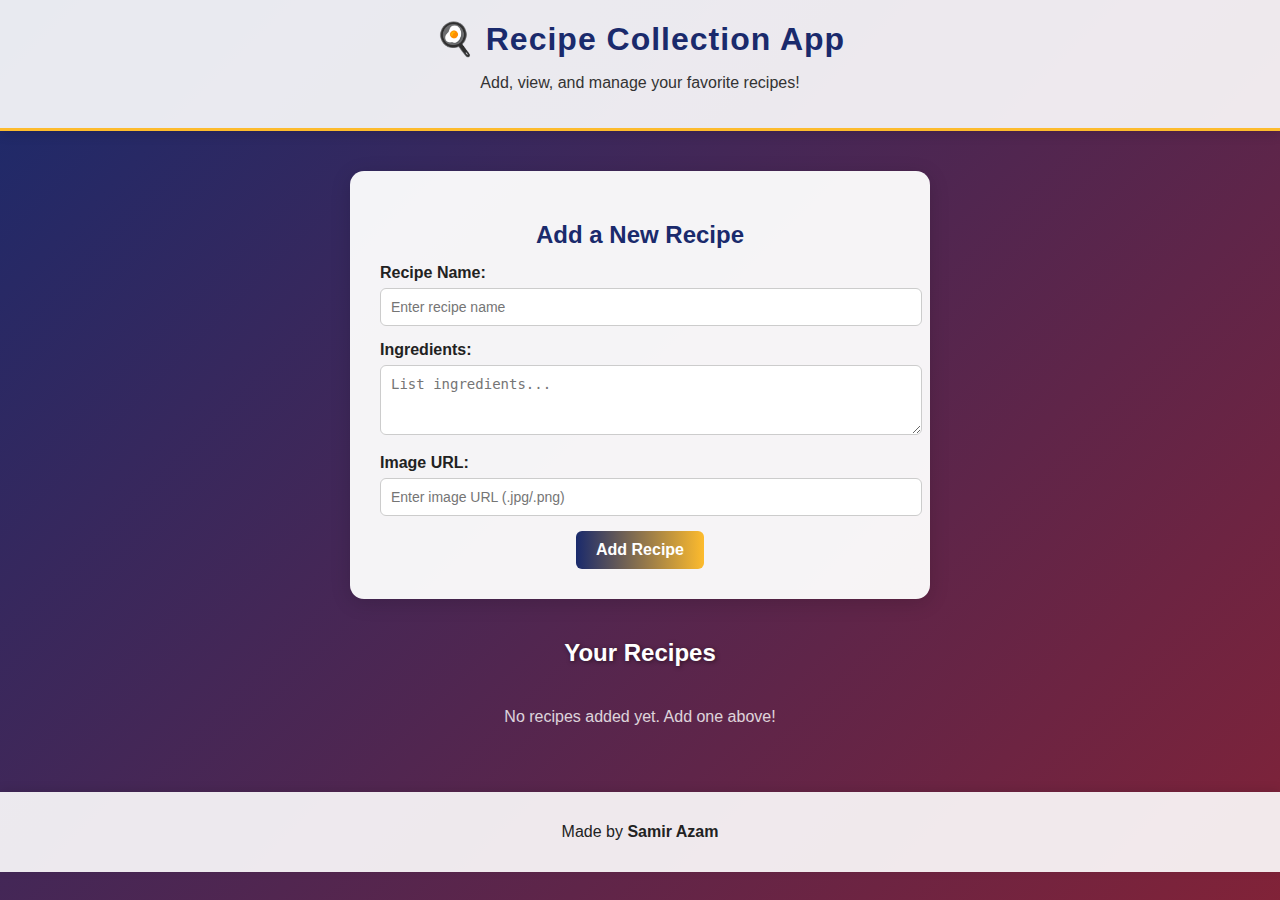
<file: Task2/index.html>
<!DOCTYPE html>
<html lang="en">
<head>
  <meta charset="UTF-8" />
  <meta name="viewport" content="width=device-width, initial-scale=1.0" />
  <title>Recipe Collection App</title>
  <link rel="stylesheet" href="style.css" />
</head>
<body>
  <header class="fade-in">
    <h1>🍳 Recipe Collection App</h1>
    <p>Add, view, and manage your favorite recipes!</p>
  </header>

  <main>
    <section class="form-section slide-up">
      <h2>Add a New Recipe</h2>
      <form id="recipeForm">
        <div class="form-group">
          <label for="recipeName">Recipe Name:</label>
          <input type="text" id="recipeName" placeholder="Enter recipe name" />
        </div>

        <div class="form-group">
          <label for="ingredients">Ingredients:</label>
          <textarea id="ingredients" rows="3" placeholder="List ingredients..."></textarea>
        </div>

        <div class="form-group">
          <label for="imageURL">Image URL:</label>
          <input type="text" id="imageURL" placeholder="Enter image URL (.jpg/.png)" />
        </div>

        <button type="submit" class="btn">Add Recipe</button>
      </form>
    </section>

    <section class="gallery-section fade-in">
      <h2>Your Recipes</h2>
      <div id="recipeGallery" class="recipe-gallery">
        <p class="placeholder">No recipes added yet. Add one above!</p>
      </div>
    </section>
  </main>

  <footer class="fade-in">
    <p>Made by <strong>Samir Azam</strong></p>
  </footer>

  <script src="script.js"></script>
</body>
</html>
</file>
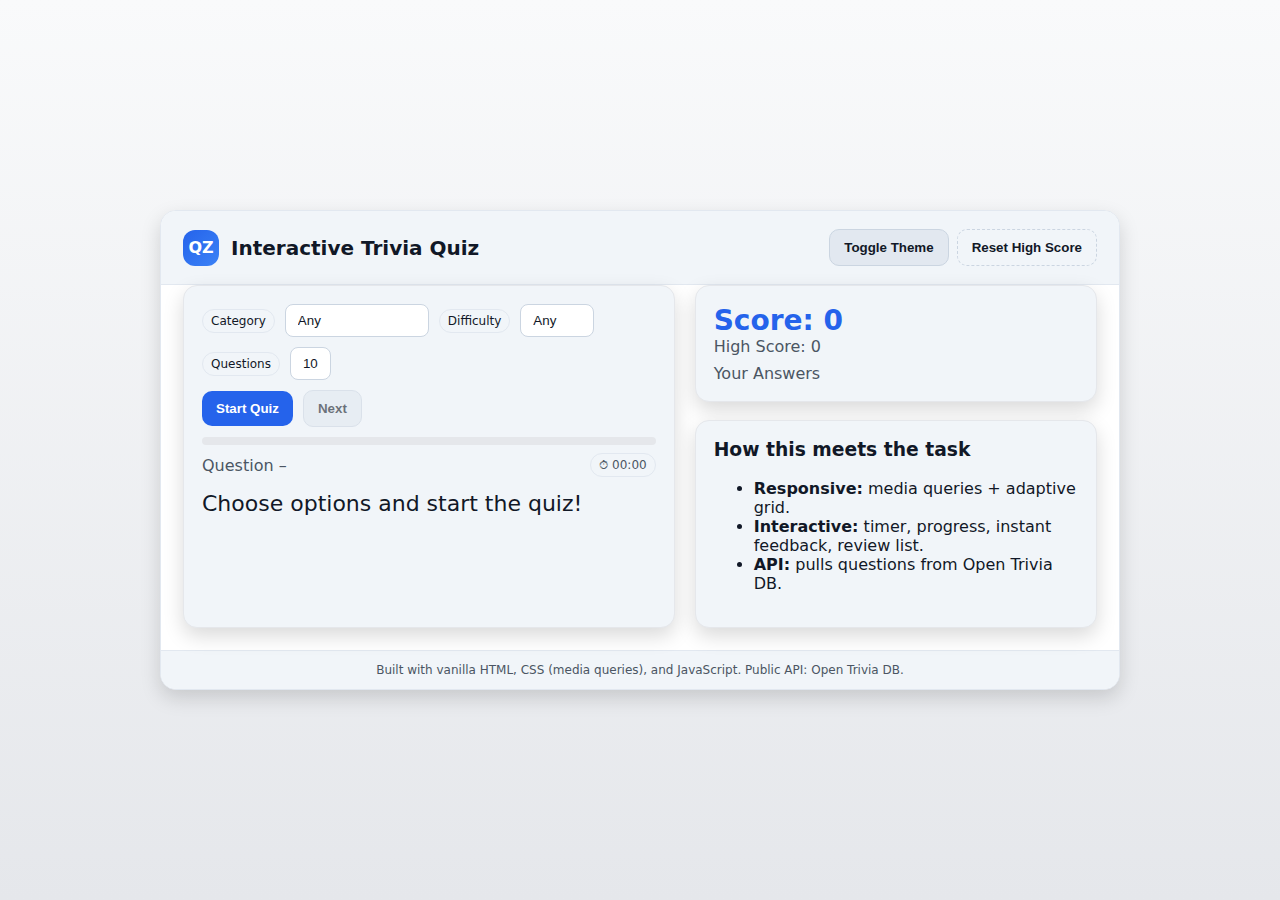
<file: Task3/index.html>
<!doctype html>
<html lang="en" data-theme="light">
<head>
  <meta charset="utf-8" />
  <meta name="viewport" content="width=device-width, initial-scale=1" />
  <title>Interactive Quiz App</title>
  <style>
    
    :root{
      
      --shadow:0 8px 20px rgba(0,0,0,.15);
    }
    
    [data-theme="light"]{
      --bg:#f9fafb; --surface:#ffffff; --card:#f1f5f9; --text:#111827; --muted:#4b5563;
      --accent:#2563eb; --accent-2:#3b82f6; --good:#16a34a; --bad:#dc2626;
      --border:#e2e8f0; --border-soft:#e5e7eb; --chip:#f1f5f9; --chip-border:#e2e8f0;
      --control:#ffffff; --control-border:#cbd5e1; --control-hover:#eff6ff;
    }
    
    [data-theme="dark"]{
      --bg:#0b1020; --surface:#0f172a; --card:#111827; --text:#e5e7eb; --muted:#94a3b8;
      --accent:#38bdf8; --accent-2:#22d3ee; --good:#22c55e; --bad:#ef4444;
      --border:#1f2937; --border-soft:rgba(255,255,255,.06); --chip:#0b1220; --chip-border:rgba(255,255,255,.1);
      --control:#0b1220; --control-border:rgba(255,255,255,.1); --control-hover:#0f172a;
      --shadow:0 10px 25px rgba(0,0,0,.35);
      color: #e5e7eb !important;
    }

    
    *{box-sizing:border-box}
    html,body{height:100%}
    body{
      margin:0; font-family:Inter, system-ui, -apple-system, Segoe UI, Roboto, Arial;
      background:linear-gradient(180deg,var(--bg),#e5e7eb); color:var(--text);
      display:flex; align-items:center; justify-content:center; padding:24px
    }
    .app{width:100%; max-width:960px; background:var(--surface); border-radius:16px; box-shadow:var(--shadow); overflow:hidden; border:1px solid var(--border)}
    header{padding:18px 22px; display:flex; align-items:center; justify-content:space-between; gap:12px; flex-wrap:wrap; background:var(--chip); border-bottom:1px solid var(--border)}
    .brand{display:flex; gap:12px; align-items:center}
    .logo{height:36px; width:36px; display:grid; place-items:center; border-radius:12px; font-weight:800; color:#fff; background:linear-gradient(135deg,var(--accent),var(--accent-2))}
    h1{font-size:20px; margin:0}
    .actions{display:flex; gap:8px; flex-wrap:wrap}

    
    .btn{cursor:pointer; border:none; padding:10px 14px; border-radius:10px; font-weight:600; background:var(--accent); color:#fff; transition:background .2s, transform .1s}
    .btn:hover{background:var(--accent-2); transform:translateY(-1px)}
    .btn.secondary{background:var(--border); color:var(--text); border:1px solid var(--control-border)}
    .btn.ghost{background:transparent; color:var(--text); border:1px dashed var(--control-border)}
    .btn:disabled{opacity:.6; cursor:not-allowed}

    .grid{display:grid; grid-template-columns: 1.1fr .9fr; gap:20px; padding:0 22px 22px}
    .card{background:var(--card); border-radius:14px; padding:18px; border:1px solid var(--border-soft); box-shadow:var(--shadow)}
    .row{display:flex; gap:10px; align-items:center; flex-wrap:wrap}
    .muted{color:var(--muted)}
    .select, select{appearance:none; background:var(--control); color:var(--text); padding:8px 12px; border-radius:8px; border:1px solid var(--control-border); font-weight:500}

    .q-meta{display:flex; align-items:center; justify-content:space-between; gap:12px; margin-bottom:10px}
    .progress{height:8px; background:var(--border-soft); border-radius:999px; overflow:hidden}
    .bar{height:100%; width:0; background:linear-gradient(90deg,var(--accent),var(--accent-2)); transition:width .3s}
    .question{font-size:22px; line-height:1.5; margin-top:10px}
    .choices{display:grid; gap:10px; margin-top:14px}

    .choice{padding:12px 14px; border-radius:10px; background:var(--control); border:1px solid var(--control-border); cursor:pointer; transition:all .2s; font-weight:500;}
    .choice:hover{background:var(--control-hover)}
    .choice[data-state="correct"]{background:color-mix(in oklab, var(--good) 25%, white); border-color:color-mix(in oklab, var(--good) 55%, rgb(255, 255, 255))}
    .choice[data-state="wrong"]{background:color-mix(in oklab, var(--bad) 20%, white); border-color:color-mix(in oklab, var(--bad) 50%, white)}
    
    .pill{font-size:12px; padding:4px 8px; border-radius:999px; background:var(--chip); border:1px solid var(--chip-border)}

    .side{display:flex; flex-direction:column; gap:18px}
    .score{font-size:28px; font-weight:700; color:var(--accent)}
    .list{display:grid; gap:8px; max-height:300px; overflow:auto}
    .li{font-size:14px; padding:8px 10px; border-radius:8px; background:var(--chip); border:1px solid var(--border-soft)}

    footer{padding:12px 22px; color:var(--muted); font-size:12px; text-align:center; background:var(--chip); border-top:1px solid var(--border)}

    @media (max-width: 900px){ .grid{grid-template-columns:1fr} }
    @media (max-width: 520px){ header{padding:14px} .grid{padding:0 14px 14px} .btn{width:100%} }
  </style>
</head>
<body>
  <main class="app" role="application">
    <header>
      <div class="brand">
        <div class="logo">QZ</div>
        <h1>Interactive Trivia Quiz</h1>
      </div>
      <div class="actions">
        <button id="toggleTheme" class="btn secondary" aria-pressed="false" aria-label="Toggle theme">Toggle Theme</button>
        <button id="resetHigh" class="btn ghost">Reset High Score</button>
      </div>
    </header>

    <section class="grid">
      <section class="card" aria-live="polite">
        <div class="row" style="justify-content:space-between; margin-bottom:10px">
          <div class="row">
            <label class="pill">Category</label>
            <select id="category" class="select">
              <option value="">Any</option>
              <option value="9">General Knowledge</option>
              <option value="18">Computers</option>
              <option value="21">Sports</option>
              <option value="23">History</option>
              <option value="17">Science & Nature</option>
            </select>
            <label class="pill">Difficulty</label>
            <select id="difficulty" class="select">
              <option value="">Any</option>
              <option>easy</option>
              <option>medium</option>
              <option>hard</option>
            </select>
            <label class="pill">Questions</label>
            <select id="amount" class="select">
              <option>5</option>
              <option selected>10</option>
              <option>15</option>
            </select>
          </div>
          <div class="row">
            <button id="start" class="btn">Start Quiz</button>
            <button id="next" class="btn secondary" disabled>Next</button>
          </div>
        </div>

        <div class="progress" aria-hidden="true"><div id="bar" class="bar"></div></div>
        <div class="q-meta muted" style="margin-top:8px">
          <span id="qIndex">Question –</span>
          <span id="timer" class="pill">⏱ 00:00</span>
        </div>
        <div id="question" class="question">Choose options and start the quiz!</div>
        <div id="choices" class="choices"></div>
        <div id="explain" class="muted" style="margin-top:10px"></div>
      </section>

      <aside class="side">
        <section class="card">
          <div class="score">Score: <span id="score">0</span></div>
          <div class="muted">High Score: <span id="high">0</span></div>
          <div class="muted" style="margin-top:8px">Your Answers</div>
          <div id="review" class="list" aria-live="polite"></div>
        </section>
        <section class="card">
          <h3 style="margin-top:0">How this meets the task</h3>
          <ul>
            <li><strong>Responsive:</strong> media queries + adaptive grid.</li>
            <li><strong>Interactive:</strong> timer, progress, instant feedback, review list.</li>
            <li><strong>API:</strong> pulls questions from Open Trivia DB.</li>
          </ul>
        </section>
      </aside>
    </section>

    <footer>Built with vanilla HTML, CSS (media queries), and JavaScript. Public API: Open Trivia DB.</footer>
  </main>

  <script>
    // -------- helpers --------
    const $ = (s) => document.querySelector(s);
    const decodeHTML = (str) => new DOMParser().parseFromString(str, 'text/html').documentElement.textContent;

    // THEME TOGGLER with persistence
    const THEME_KEY = 'quiz-theme-v1';
    function applyTheme(t){ document.documentElement.setAttribute('data-theme', t); $('#toggleTheme').setAttribute('aria-pressed', String(t==='dark')); }
    function toggleTheme(){ const cur = document.documentElement.getAttribute('data-theme') || 'light'; const next = cur==='light' ? 'dark' : 'light'; applyTheme(next); localStorage.setItem(THEME_KEY,next); }
    $('#toggleTheme').addEventListener('click', toggleTheme);
    // on load
    const savedTheme = localStorage.getItem(THEME_KEY);
    if(savedTheme){ applyTheme(savedTheme); }

    // State
    let questions = []; // array of {q, choices[], answer}
    let idx = 0; let score = 0; let timeLeft = 0; let timerId = null; let selected = null;

    const bar = $('#bar');
    const qIndex = $('#qIndex');
    const timer = $('#timer');
    const qEl = $('#question');
    const choicesEl = $('#choices');
    const scoreEl = $('#score');
    const review = $('#review');
    const explain = $('#explain');

    // High score
    const HIGH_KEY = 'quiz-high-score-v1';
    const setHigh = (v) => localStorage.setItem(HIGH_KEY, String(v));
    const getHigh = () => Number(localStorage.getItem(HIGH_KEY) || 0);
    $('#high').textContent = getHigh();
    $('#resetHigh').addEventListener('click', ()=>{ setHigh(0); $('#high').textContent = 0; });

    // Build API url
    function apiUrl(){
      const amount = $('#amount').value;
      const diff = $('#difficulty').value;
      const cat = $('#category').value;
      const params = new URLSearchParams({ amount, type:'multiple' });
      if(diff) params.append('difficulty', diff);
      if(cat) params.append('category', cat);
      return 'https://opentdb.com/api.php?' + params.toString();
    }

    async function startQuiz(){
      $('#start').disabled = true; $('#next').disabled = true; explain.textContent = '';
      qEl.textContent = 'Loading questions…'; choicesEl.innerHTML = '';
      review.innerHTML = ''; score = 0; idx = 0; scoreEl.textContent = 0; selected = null; updateProgress();
      try{
        const res = await fetch(apiUrl());
        const data = await res.json();
        questions = (data.results || []).map(mapQuestion);
        if(!questions.length) throw new Error('No questions received');
        renderQuestion();
      }catch(err){
        qEl.textContent = 'Failed to load questions. Please try again.';
        console.error(err);
      }finally{ $('#start').disabled = false; }
    }

    function mapQuestion(item){
      const q = decodeHTML(item.question);
      const correct = decodeHTML(item.correct_answer);
      const choices = [correct, ...item.incorrect_answers.map(decodeHTML)].sort(()=>Math.random()-0.5);
      return { q, choices, answer: correct, category: item.category, difficulty: item.difficulty };
    }

    function renderQuestion(){
      const total = questions.length; const cur = questions[idx];
      qIndex.textContent = `Question ${idx+1} / ${total}`;
      qEl.textContent = cur.q;
      explain.textContent = '';
      choicesEl.innerHTML = '';
      cur.choices.forEach(c => {
        const btn = document.createElement('button');
        btn.className = 'choice'; btn.type='button'; btn.textContent = c; btn.setAttribute('aria-pressed','false');
        btn.addEventListener('click', ()=>selectChoice(btn, c));
        choicesEl.appendChild(btn);
      });
      // 15s timer per question
      startTimer(15);
      $('#next').disabled = true;
      updateProgress();
    }

    function startTimer(seconds){
      clearInterval(timerId); timeLeft = seconds; updateTimer();
      timerId = setInterval(()=>{ timeLeft--; updateTimer(); if(timeLeft<=0){ clearInterval(timerId); lockChoices(); showAnswer(); } },1000);
    }

    function updateTimer(){ timer.textContent = `⏱ ${String(Math.max(timeLeft,0)).padStart(2,'0')}`; }

    function selectChoice(el, value){
      if(selected) return; // prevent re-select
      selected = value; lockChoices(); showAnswer();
    }

    function lockChoices(){
      [...document.querySelectorAll('.choice')].forEach(b=> b.disabled = true);
    }

    function showAnswer(){
      const cur = questions[idx];
      [...document.querySelectorAll('.choice')].forEach(b=>{
        const val = b.textContent;
        if(val === cur.answer){ b.dataset.state = 'correct'; }
        if(selected && val === selected && selected !== cur.answer){ b.dataset.state = 'wrong'; }
      });
      const correct = selected === cur.answer;
      if(correct) score += 10; scoreEl.textContent = score;
      explain.innerHTML = correct ? `✅ Correct! <span class="muted">(${cur.category} • ${cur.difficulty})</span>` : `❌ Correct Answer: <strong>${cur.answer}</strong>`;
      addReview(cur, correct);
      $('#next').disabled = false; clearInterval(timerId);
    }

    function addReview(q, correct){
      const el = document.createElement('div');
      el.className = 'li';
      el.innerHTML = `${correct ? '✅' : '❌'} ${q.q}`;
      review.prepend(el);
    }

    function nextQuestion(){
      selected = null; idx++;
      if(idx >= questions.length) return finish();
      renderQuestion();
    }

    function updateProgress(){
      const pct = questions.length ? (idx/questions.length)*100 : 0;
      bar.style.width = pct + '%';
    }

    function finish(){
      qEl.innerHTML = `Quiz complete! 🎉<br/>Final Score: <strong>${score}</strong>`;
      choicesEl.innerHTML = '';
      $('#next').disabled = true; explain.textContent = '';
      bar.style.width = '100%'; qIndex.textContent = 'Complete'; timer.textContent = '⏱ --';
      const high = getHigh(); if(score > high){ setHigh(score); $('#high').textContent = score; }
    }

    $('#start').addEventListener('click', startQuiz);
    $('#next').addEventListener('click', nextQuestion);
  </script>
</body>
</html>
</file>
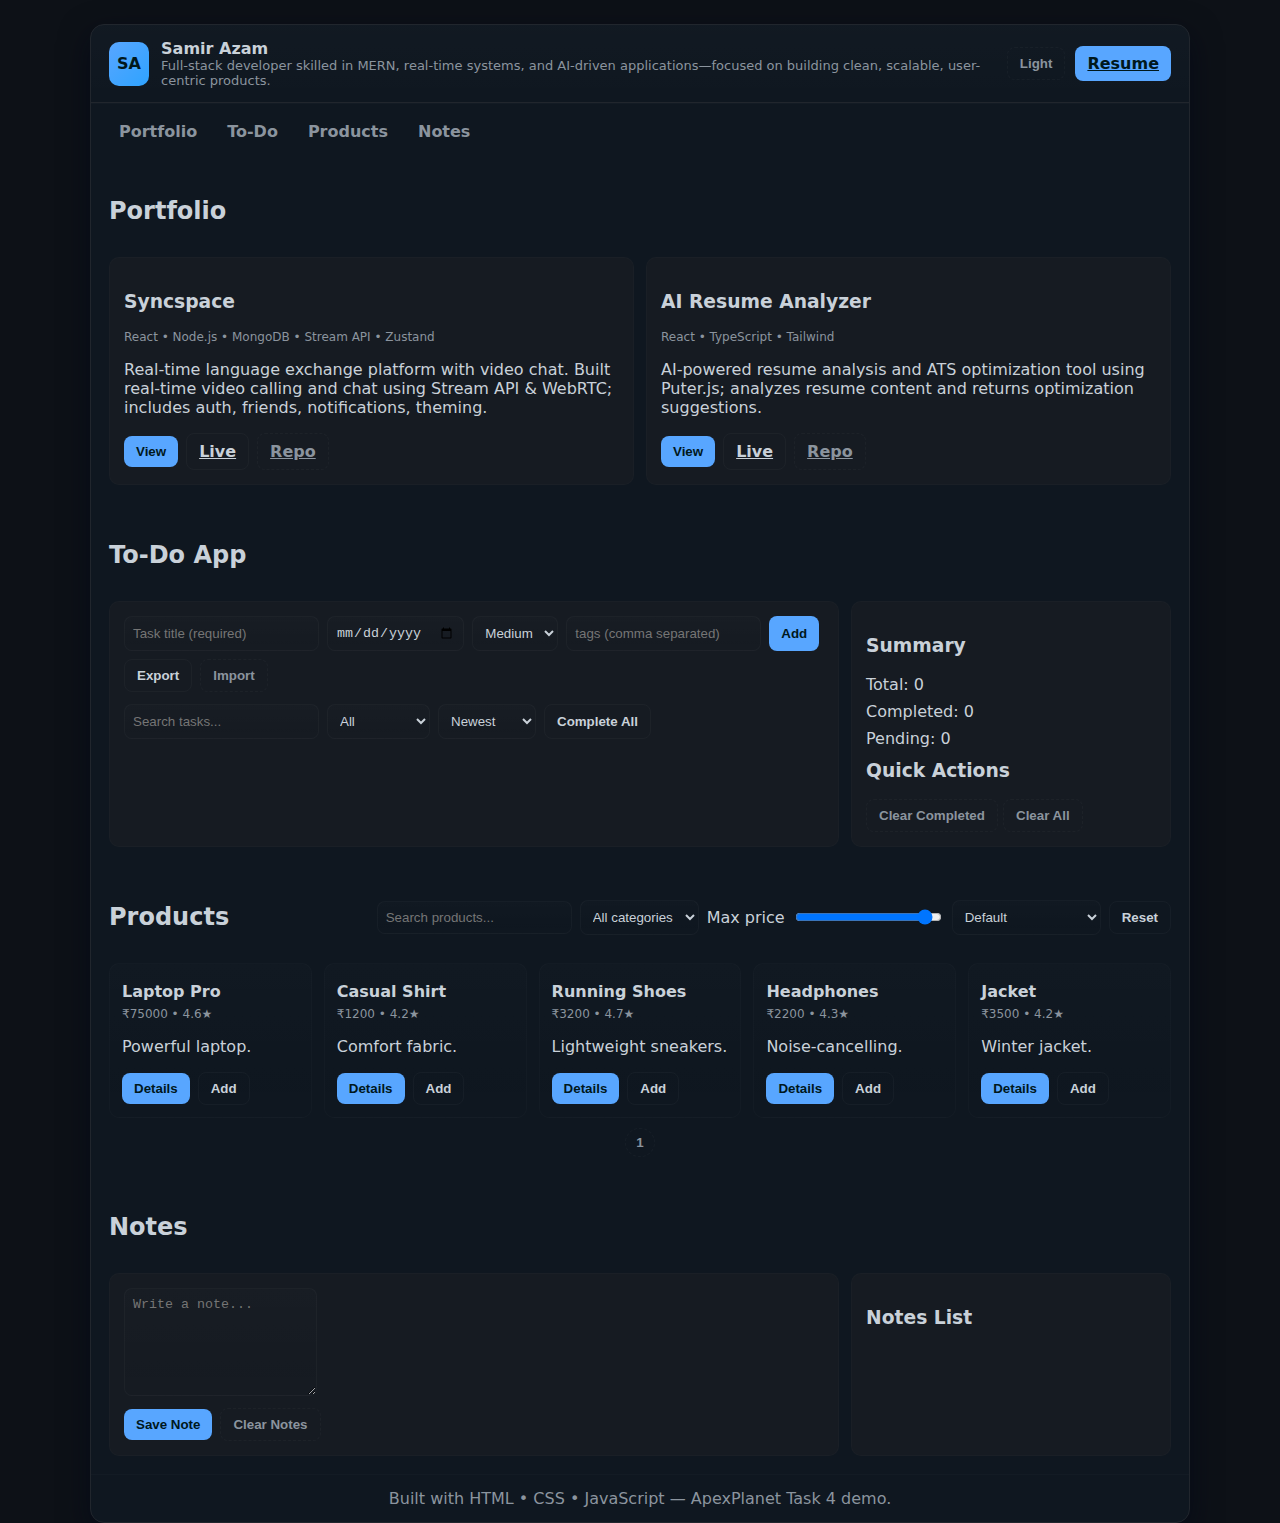
<file: Task4/index.html>
<!doctype html>
<html lang="en" data-theme="dark">
<head>
  <meta charset="utf-8" />
  <meta name="viewport" content="width=device-width, initial-scale=1" />
  <title>Samir Azam — Advanced App (Task 4)</title>
  <link rel="stylesheet" href="styles.css">
</head>
<body>
  <main id="app">
    <header class="topbar">
      <div class="brand">
        <div class="logo">SA</div>
        <div>
          <div class="title">Samir Azam</div>
          <div class="subtitle" id="ownerBio">Full-stack developer skilled in MERN, real-time systems, and AI-driven applications—focused on building clean, scalable, user-centric products.</div>
        </div>
      </div>

      <div class="controls">
        <button id="themeToggle" class="btn ghost" aria-pressed="true" title="Toggle theme">Light</button>
        <a id="resumeLink" class="btn" href="Samir_Azam_SDE_Intern.pdf" target="_blank" rel="noopener">Resume</a>
      </div>
    </header>

    <nav class="nav">
      <a href="#portfolio">Portfolio</a>
      <a href="#todo">To-Do</a>
      <a href="#products">Products</a>
      <a href="#notes">Notes</a>
    </nav>

    <!-- PORTFOLIO -->
    <section id="portfolio" class="section container">
      <div class="section-head">
        <h2>Portfolio</h2>
      </div>

      <div id="portfolioGrid" class="grid"></div>
    </section>

    <!-- TODO -->
    <section id="todo" class="section container">
      <div class="section-head"><h2>To-Do App</h2></div>

      <div class="panel two-col">
        <div class="card">
          <form id="taskForm" class="form-inline" onsubmit="return false;">
            <input id="taskText" placeholder="Task title (required)" required>
            <input id="taskDue" type="date">
            <select id="taskPriority" title="priority">
              <option value="medium">Medium</option>
              <option value="low">Low</option>
              <option value="high">High</option>
            </select>
            <input id="taskTags" placeholder="tags (comma separated)">
            <button id="addTaskBtn" class="btn">Add</button>
            <button id="exportTasks" class="btn secondary" type="button">Export</button>
            <input id="importTasksFile" type="file" accept="application/json" style="display:none">
            <button id="importTasks" class="btn ghost" type="button">Import</button>
          </form>

          <div class="filters-row">
            <input id="taskSearch" placeholder="Search tasks..." />
            <select id="taskFilter">
              <option value="all">All</option>
              <option value="pending">Pending</option>
              <option value="completed">Completed</option>
              <option value="overdue">Overdue</option>
            </select>
            <select id="taskSort">
              <option value="created_desc">Newest</option>
              <option value="due_asc">Due Soon</option>
              <option value="priority_desc">Priority</option>
            </select>
            <button id="bulkComplete" class="btn secondary">Complete All</button>
          </div>

          <ul id="taskList" class="list" aria-live="polite"></ul>
        </div>

        <aside class="card">
          <h3>Summary</h3>
          <div id="todoSummary" class="summary"></div>
          <h3 style="margin-top:12px">Quick Actions</h3>
          <div class="action-list">
            <button id="clearCompleted" class="btn ghost">Clear Completed</button>
            <button id="clearAll" class="btn ghost">Clear All</button>
          </div>
        </aside>
      </div>
    </section>

    <!-- PRODUCTS -->
    <section id="products" class="section container">
      <div class="section-head">
        <h2>Products</h2>
        <div class="controls-inline">
          <input id="productSearch" placeholder="Search products...">
          <select id="categoryFilter"><option value="all">All categories</option></select>
          <label class="muted">Max price</label>
          <input type="range" id="priceRange" min="0" max="10000" step="50">
          <select id="productSort">
            <option value="default">Default</option>
            <option value="price_asc">Price: Low → High</option>
            <option value="price_desc">Price: High → Low</option>
            <option value="rating_desc">Top Rated</option>
          </select>
          <button id="resetFilters" class="btn secondary">Reset</button>
        </div>
      </div>

      <div class="panel">
        <div id="productGrid" class="product-grid"></div>
      </div>

      <div id="productPager" class="pager"></div>
    </section>

    <!-- NOTES -->
    <section id="notes" class="section container">
      <div class="section-head"><h2>Notes</h2></div>
      <div class="panel two-col">
        <div class="card">
          <textarea id="noteText" rows="6" placeholder="Write a note..."></textarea>
          <div class="row" style="margin-top:8px">
            <button id="saveNote" class="btn">Save Note</button>
            <button id="clearNotes" class="btn ghost">Clear Notes</button>
          </div>
        </div>
        <aside class="card">
          <h3>Notes List</h3>
          <div id="notesList" class="list"></div>
        </aside>
      </div>
    </section>

    <footer class="footer">
      Built with HTML • CSS • JavaScript — ApexPlanet Task 4 demo.
    </footer>
  </main>

  <!-- MODAL -->
  <div id="modal" class="modal" aria-hidden="true">
    <div class="modal-dialog" role="dialog" aria-modal="true">
      <button id="modalClose" class="modal-close" aria-label="Close">✕</button>
      <div id="modalContent"></div>
    </div>
  </div>

  <script src="script.js" defer></script>
</body>
</html>
</file>
<file: Task2/style.css>
/* General Styles */
body {
  font-family: "Poppins", sans-serif;
  margin: 0;
  padding: 0;
  background: linear-gradient(135deg, #1a2a6c, #b21f1f, #fdbb2d);
  background-size: 300% 300%;
  animation: gradientMove 12s ease infinite;
  color: #222;
  overflow-x: hidden;
}

/* Background animation */
@keyframes gradientMove {
  0% { background-position: 0% 50%; }
  50% { background-position: 100% 50%; }
  100% { background-position: 0% 50%; }
}

/* Header */
header {
  text-align: center;
  background: rgba(255, 255, 255, 0.9);
  padding: 20px 0;
  box-shadow: 0 2px 12px rgba(0, 0, 0, 0.15);
  border-bottom: 3px solid #fdbb2d;
}

header h1 {
  margin: 0;
  color: #1a2a6c;
  letter-spacing: 1px;
}

header p {
  color: #333;
  font-weight: 500;
}

/* Form Section */
.form-section {
  background: rgba(255, 255, 255, 0.95);
  max-width: 520px;
  margin: 40px auto;
  padding: 30px;
  border-radius: 14px;
  box-shadow: 0 4px 20px rgba(0, 0, 0, 0.15);
  transition: transform 0.3s ease;
}

.form-section:hover {
  transform: translateY(-3px);
}

.form-section h2 {
  text-align: center;
  color: #1a2a6c;
  margin-bottom: 15px;
}

.form-group {
  margin-bottom: 15px;
}

label {
  display: block;
  margin-bottom: 6px;
  font-weight: 600;
}

input,
textarea {
  width: 100%;
  padding: 10px;
  border-radius: 6px;
  border: 1px solid #ccc;
  outline: none;
  font-size: 14px;
  transition: box-shadow 0.3s ease, border-color 0.3s ease;
}

input:focus,
textarea:focus {
  border-color: #1a2a6c;
  box-shadow: 0 0 8px rgba(26, 42, 108, 0.3);
}

.btn {
  background: linear-gradient(to right, #1a2a6c, #fdbb2d);
  color: white;
  border: none;
  padding: 10px 20px;
  border-radius: 6px;
  font-size: 16px;
  cursor: pointer;
  display: block;
  margin: 0 auto;
  font-weight: 600;
  transition: transform 0.3s ease, box-shadow 0.3s ease;
}

.btn:hover {
  transform: scale(1.05);
  box-shadow: 0 4px 12px rgba(0, 0, 0, 0.3);
}

/* Gallery Section */
.gallery-section {
  max-width: 1000px;
  margin: 40px auto;
  text-align: center;
}

.gallery-section h2 {
  color: #fff;
  text-shadow: 1px 1px 4px rgba(0, 0, 0, 0.5);
}

.recipe-gallery {
  display: grid;
  grid-template-columns: repeat(auto-fit, minmax(250px, 1fr));
  gap: 20px;
  margin-top: 25px;
  padding: 0 15px;
}

.recipe-card {
  background: #fff;
  border-radius: 12px;
  overflow: hidden;
  box-shadow: 0 4px 15px rgba(0, 0, 0, 0.2);
  transition: transform 0.3s ease, box-shadow 0.3s ease;
  animation: popIn 0.5s ease forwards;
}

.recipe-card:hover {
  transform: scale(1.03);
  box-shadow: 0 6px 20px rgba(0, 0, 0, 0.25);
}

@keyframes popIn {
  from {
    opacity: 0;
    transform: scale(0.9);
  }
  to {
    opacity: 1;
    transform: scale(1);
  }
}

.recipe-card img {
  width: 100%;
  height: 180px;
  object-fit: cover;
}

.recipe-details {
  padding: 15px;
}

.recipe-details h3 {
  margin: 0 0 8px;
  color: #1a2a6c;
}

.recipe-details p {
  font-size: 14px;
  color: #333;
}

.delete-btn {
  background: #ff4747;
  border: none;
  color: white;
  padding: 8px 12px;
  border-radius: 6px;
  cursor: pointer;
  font-size: 14px;
  margin-top: 10px;
  transition: background 0.3s ease;
}

.delete-btn:hover {
  background: #d63031;
}

/* Placeholder text */
.placeholder {
  font-size: 16px;
  color: #fff;
  text-align: center;
  opacity: 0.8;
}

/* Footer */
footer {
  background: rgba(255, 255, 255, 0.9);
  text-align: center;
  padding: 15px 0;
  margin-top: 50px;
  font-weight: 500;
  box-shadow: 0 -2px 10px rgba(0, 0, 0, 0.1);
}

/* Animations */
.fade-in {
  animation: fadeIn 1s ease forwards;
}

.slide-up {
  animation: slideUp 1.2s ease forwards;
}

@keyframes fadeIn {
  from { opacity: 0; }
  to { opacity: 1; }
}

@keyframes slideUp {
  from {
    opacity: 0;
    transform: translateY(40px);
  }
  to {
    opacity: 1;
    transform: translateY(0);
  }
}

/* Responsive */
@media (max-width: 600px) {
  .form-section,
  .gallery-section {
    margin: 20px;
  }
}
</file>
<file: Task4/styles.css>
:root{
  --bg: #0d1117;
  --surface: #0f1720;
  --card: #161b22;
  --text: #c9d1d9;
  --muted: #8b949e;
  --accent: #58a6ff;
  --accent-2: #2ea3ff;
  --border: #21262d;
  --shadow: 0 10px 30px rgba(2,6,23,0.6);
  --glass: rgba(255,255,255,0.02);

  --radius: 10px;
  --max-width: 1100px;
}

/* Light theme overrides */
[data-theme="light"]{
  --bg: #f6f8fa;
  --surface: #ffffff;
  --card: #fbfdff;
  --text: #0b1220;
  --muted: #6b7280;
  --accent: #0969da;
  --accent-2: #0450a8;
  --border: #e6edf3;
  --shadow: 0 8px 20px rgba(2,6,23,0.06);
  --glass: rgba(0,0,0,0.02);
}

/* Base */
*{box-sizing:border-box}
html,body{height:100%;margin:0;font-family:Inter,system-ui,Segoe UI,Roboto,Arial;background:var(--bg);color:var(--text)}
a{color:inherit}
#app{max-width:var(--max-width);margin:24px auto;background:var(--surface);border-radius:14px;overflow:hidden;box-shadow:var(--shadow);border:1px solid var(--border)}
.topbar{display:flex;justify-content:space-between;align-items:center;padding:14px 18px;background:linear-gradient(180deg,rgba(255,255,255,0.01),transparent);border-bottom:1px solid var(--border)}
.brand{display:flex;gap:12px;align-items:center}
.logo{width:44px;height:44px;border-radius:10px;background:linear-gradient(135deg,var(--accent),var(--accent-2));display:grid;place-items:center;color:#00181c;font-weight:800}
.title{font-weight:700}
.subtitle{font-size:13px;color:var(--muted)}
.controls{display:flex;gap:10px;align-items:center}
.nav{display:flex;gap:10px;padding:10px 18px;background:transparent;border-top:1px solid rgba(255,255,255,0.02)}
.nav a{padding:8px 10px;border-radius:8px;text-decoration:none;color:var(--muted);font-weight:600}
.nav a:hover{background:var(--card);color:var(--text)}

.section{padding:18px}
.container{max-width:var(--max-width);margin:0 auto}
.section-head{display:flex;justify-content:space-between;align-items:center;margin-bottom:12px}
.grid{display:grid;grid-template-columns:repeat(auto-fit,minmax(260px,1fr));gap:12px}
.card{background:var(--card);padding:14px;border-radius:var(--radius);border:1px solid rgba(255,255,255,0.02)}
.panel{display:block}
.two-col{display:grid;grid-template-columns:1fr 320px;gap:12px}
@media (max-width:920px){ .two-col{grid-template-columns:1fr} .controls-inline{display:flex;flex-direction:column;gap:8px} }

/* Buttons & form */
.btn{background:var(--accent);color:#00181c;padding:8px 12px;border-radius:8px;border:none;cursor:pointer;font-weight:700}
.btn.secondary{background:transparent;color:var(--text);border:1px solid rgba(255,255,255,0.03)}
.btn.ghost{background:transparent;border:1px dashed rgba(255,255,255,0.03);color:var(--muted)}
.btn.ghost:hover{background:rgba(255,255,255,0.02)}
.form-inline{display:flex;flex-wrap:wrap;gap:8px}
input,select,textarea{background:linear-gradient(180deg,rgba(255,255,255,0.01),transparent);color:var(--text);border:1px solid rgba(255,255,255,0.03);padding:8px;border-radius:8px}

/* Lists */
.list{display:flex;flex-direction:column;gap:8px;max-height:420px;overflow:auto}
.list .item{padding:12px;border-radius:8px;background:linear-gradient(180deg,rgba(255,255,255,0.01),transparent);display:flex;justify-content:space-between;align-items:center;border:1px solid rgba(255,255,255,0.02)}
.meta{font-size:12px;color:var(--muted)}

/* Product grid */
.product-grid{display:grid;grid-template-columns:repeat(auto-fit,minmax(200px,1fr));gap:12px}
.product-card{padding:12px;border-radius:10px;background:linear-gradient(180deg,rgba(255,255,255,0.01),transparent);border:1px solid rgba(255,255,255,0.02)}
.product-card h4{margin:6px 0}
.pager{margin-top:10px;text-align:center}
.badge{display:inline-block;padding:6px 10px;border-radius:999px;background:var(--accent);color:#00181c;font-weight:700}

/* modal */
.modal{position:fixed;inset:0;display:none;align-items:center;justify-content:center;background:rgba(2,6,23,0.6);z-index:60}
.modal[aria-hidden="false"]{display:flex}
.modal-dialog{background:var(--card);padding:16px;border-radius:10px;min-width:320px;max-width:720px;border:1px solid rgba(255,255,255,0.02)}
.modal-close{position:absolute;right:12px;top:12px;background:transparent;border:none;color:var(--text);font-size:18px}

/* helpers */
.row{display:flex;gap:8px;align-items:center}
.summary{display:flex;flex-direction:column;gap:8px}
.controls-inline{display:flex;gap:8px;align-items:center}
.filters-row{display:flex;gap:8px;margin-top:12px;flex-wrap:wrap}
.footer{padding:14px;text-align:center;color:var(--muted);border-top:1px solid rgba(255,255,255,0.02)}
</file>
